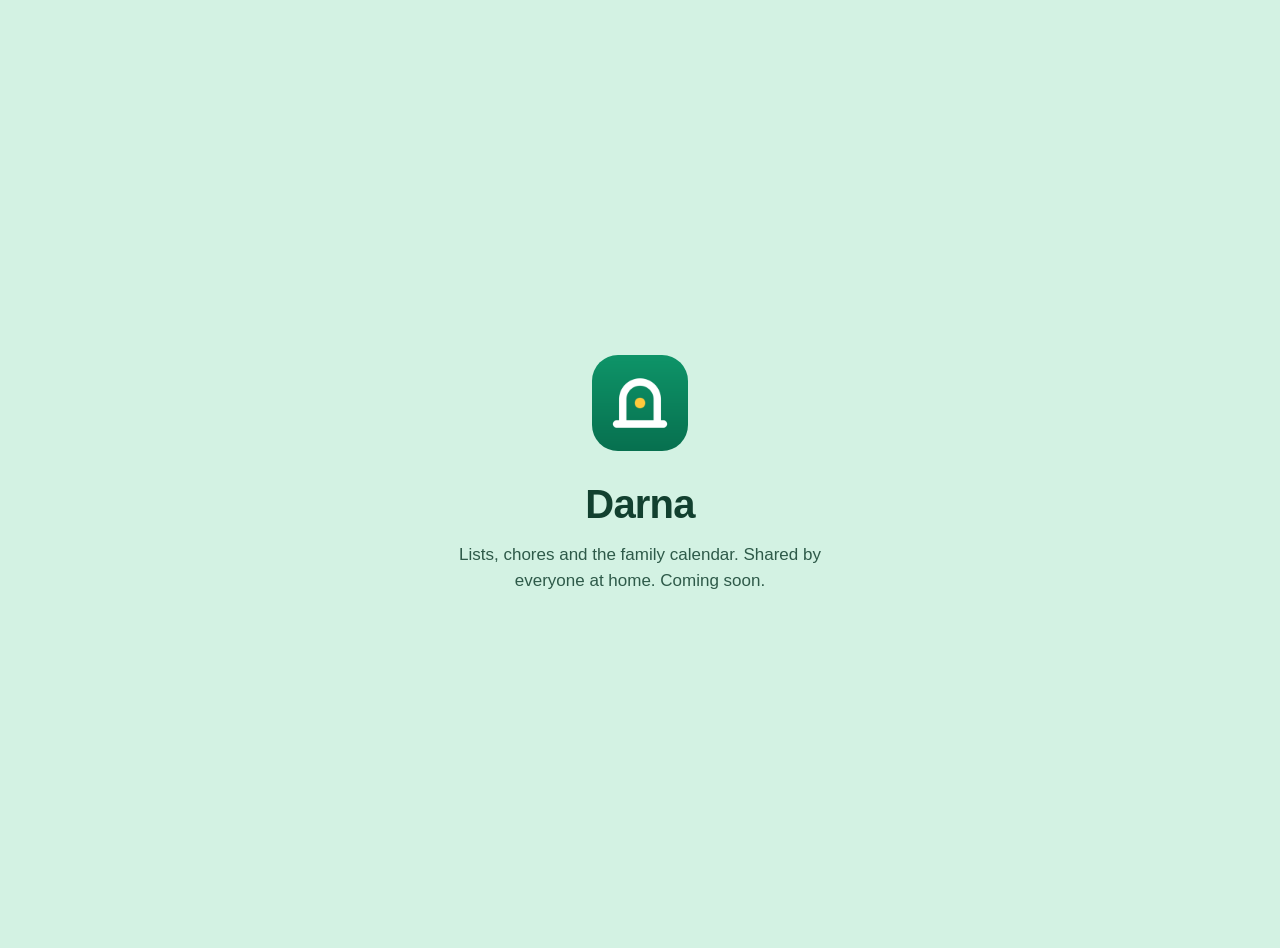
<file: index.html>
<!doctype html>
<html lang="en">
<head>
<meta charset="utf-8">
<meta name="viewport" content="width=device-width, initial-scale=1">
<title>Darna</title>
<style>
  body { margin: 0; min-height: 100vh; background: #D3F2E3; color: #12402F; font: 17px/1.5 -apple-system, BlinkMacSystemFont, "Segoe UI", Roboto, sans-serif; display: flex; align-items: center; justify-content: center; padding: 24px 16px; text-align: center; }
  h1 { font-size: 40px; margin: 0 0 8px; letter-spacing: -.02em; }
  p { color: #2E5A49; margin: 0; max-width: 380px; }
</style>
</head>
<body>
<main>
  <img src="/logo.png" alt="" width="96" height="96" style="border-radius:26px;margin-bottom:16px">
  <h1>Darna</h1>
  <p id="p">Lists, chores and the family calendar. Shared by everyone at home. Coming soon.</p>
</main>
<script>
  if ((navigator.language || '').toLowerCase().indexOf('fr') === 0) {
    document.documentElement.lang = 'fr';
    document.getElementById('p').textContent = 'Les listes, les tâches et le calendrier familial. Partagés par toute la maison. Bientôt disponible.';
  }
</script>
</body>
</html>
</file>
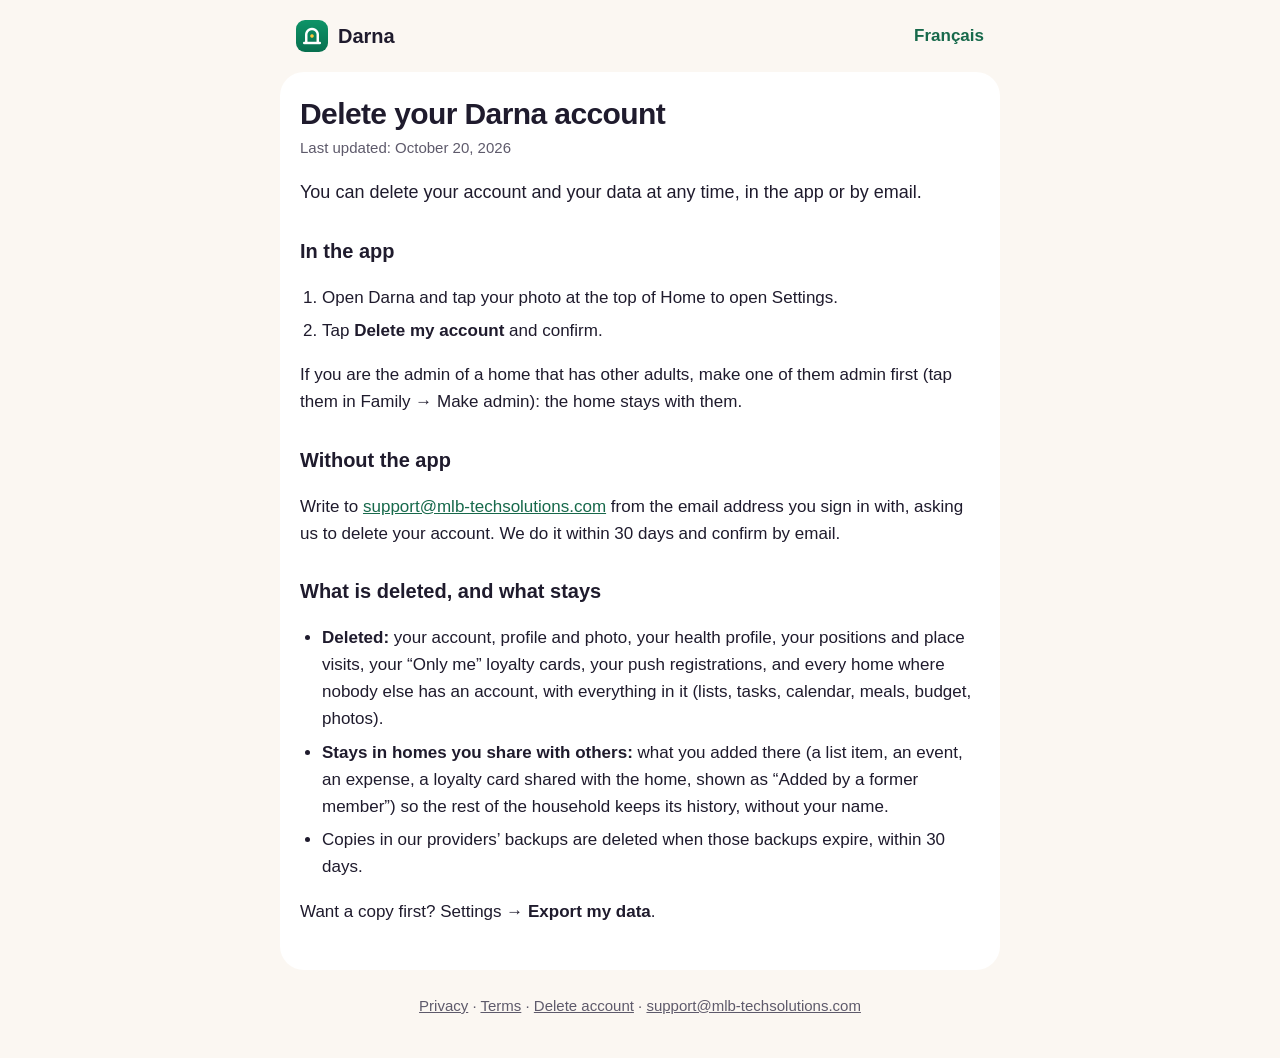
<file: delete-account.html>
<!doctype html>
<html lang="en">
<head>
<meta charset="utf-8">
<meta name="viewport" content="width=device-width, initial-scale=1">
<title>Delete your Darna account · Darna</title>
<link rel="stylesheet" href="/style.css">
</head>
<body>
<header><a class="brand" href="/"><img src="/logo.png" alt="" width="32" height="32">Darna</a><a class="lang" href="/fr/delete-account" hreflang="fr">Français</a></header>
<main>
<h1>Delete your Darna account</h1>
<p class="updated">Last updated: October 20, 2026</p>
<p class="lead">You can delete your account and your data at any time, in the app or by email.</p>
<h2>In the app</h2>
<ol>
<li>Open Darna and tap your photo at the top of Home to open Settings.</li>
<li>Tap <strong>Delete my account</strong> and confirm.</li>
</ol>
<p>If you are the admin of a home that has other adults, make one of them admin first (tap them in Family → Make admin): the home stays with them.</p>

<h2>Without the app</h2>
<p>Write to <a href="mailto:support@mlb-techsolutions.com?subject=Delete%20my%20Darna%20account">support@mlb-techsolutions.com</a> from the email address you sign in with, asking us to delete your account. We do it within 30 days and confirm by email.</p>

<h2>What is deleted, and what stays</h2>
<ul>
<li><strong>Deleted:</strong> your account, profile and photo, your health profile, your positions and place visits, your “Only me” loyalty cards, your push registrations, and every home where nobody else has an account, with everything in it (lists, tasks, calendar, meals, budget, photos).</li>
<li><strong>Stays in homes you share with others:</strong> what you added there (a list item, an event, an expense, a loyalty card shared with the home, shown as “Added by a former member”) so the rest of the household keeps its history, without your name.</li>
<li>Copies in our providers’ backups are deleted when those backups expire, within 30 days.</li>
</ul>
<p>Want a copy first? Settings → <strong>Export my data</strong>.</p>
</main>
<footer><a href="/privacy">Privacy</a> · <a href="/terms">Terms</a> · <a href="/delete-account">Delete account</a> · <a href="mailto:support@mlb-techsolutions.com">support@mlb-techsolutions.com</a></footer>
</body>
</html>
</file>
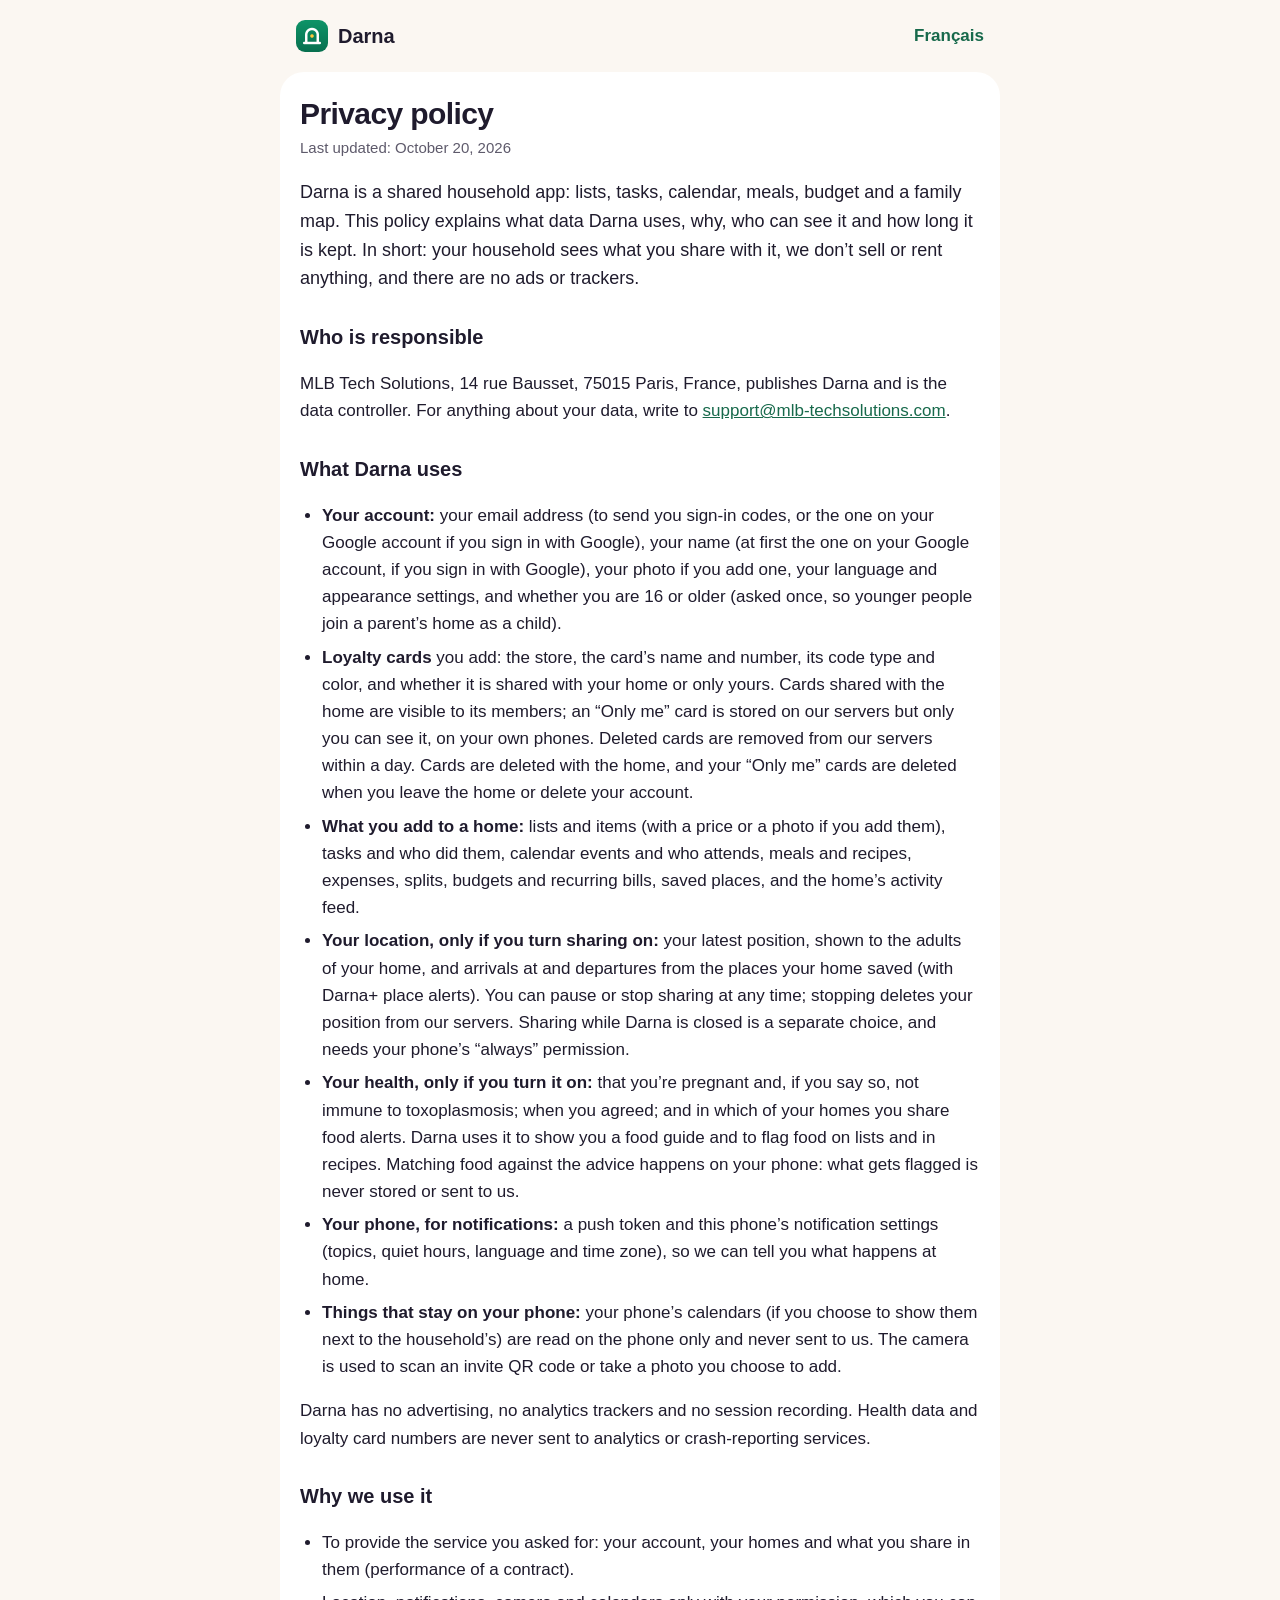
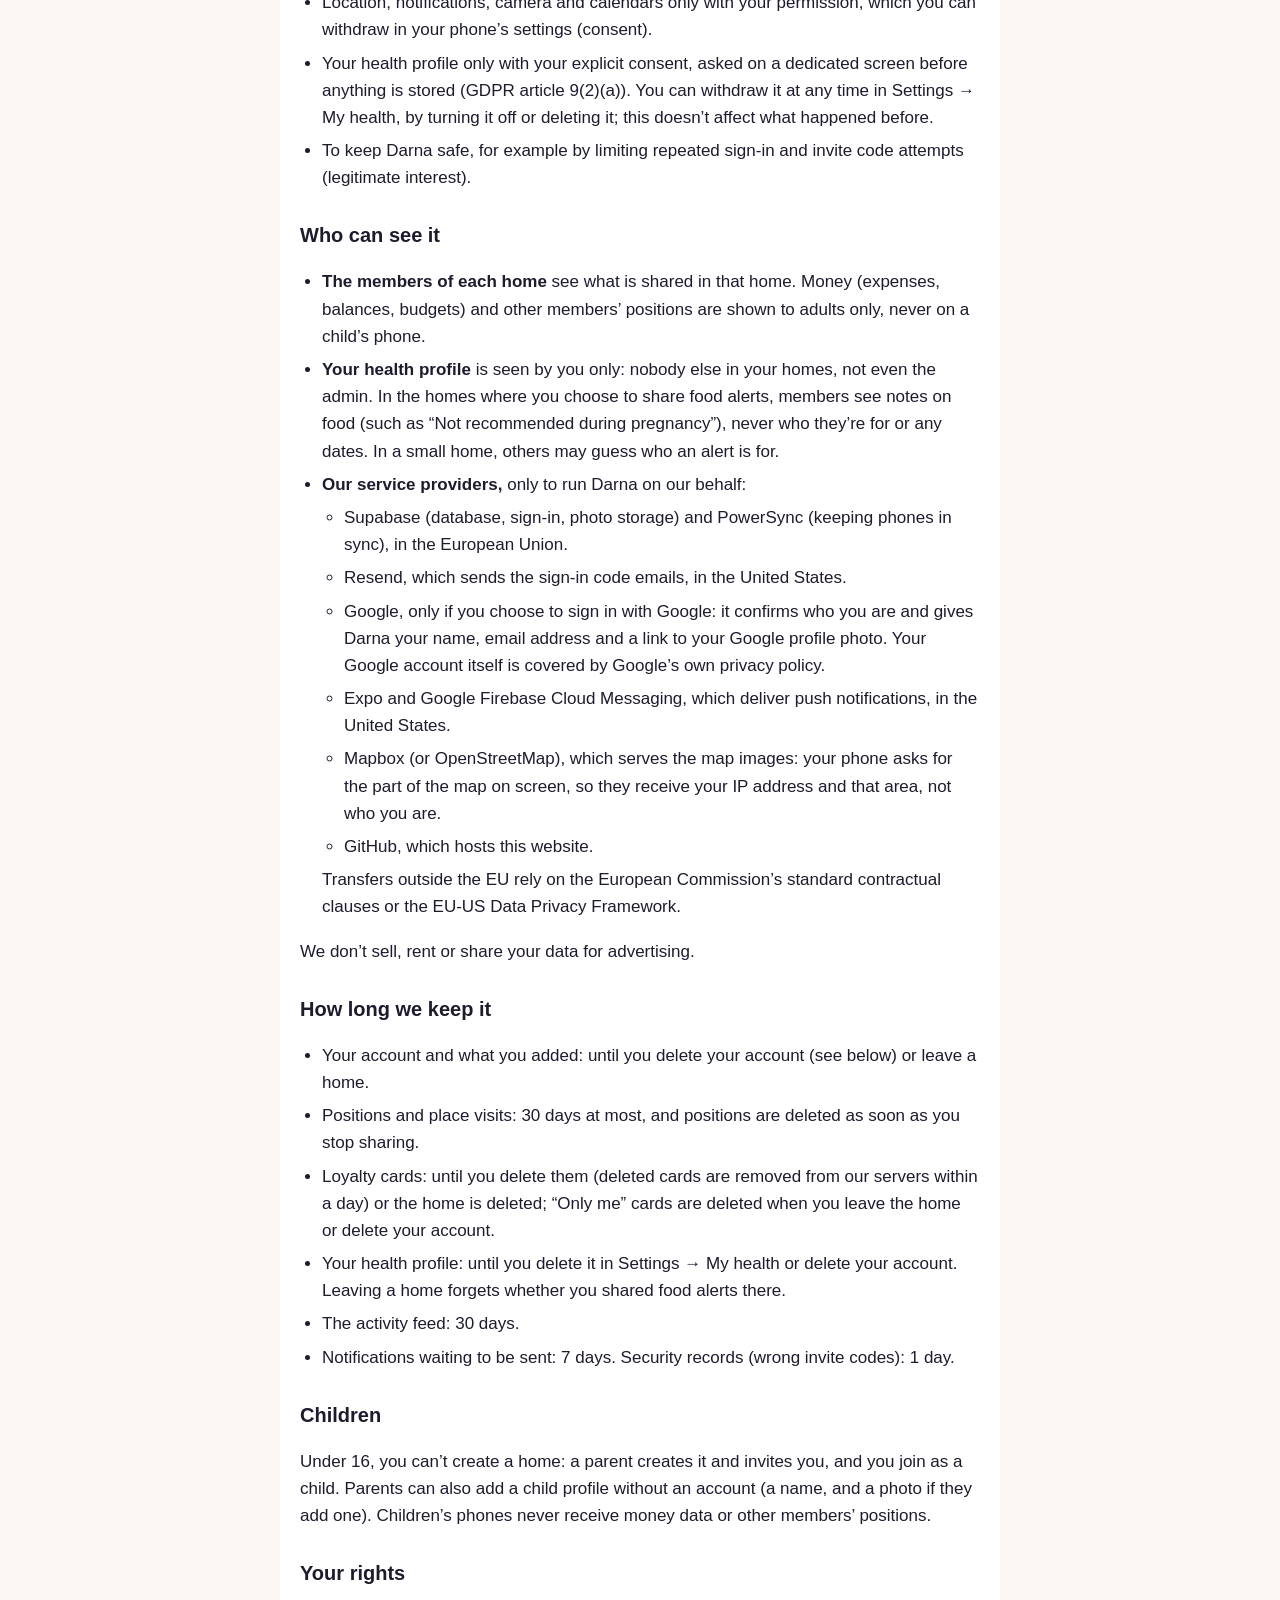
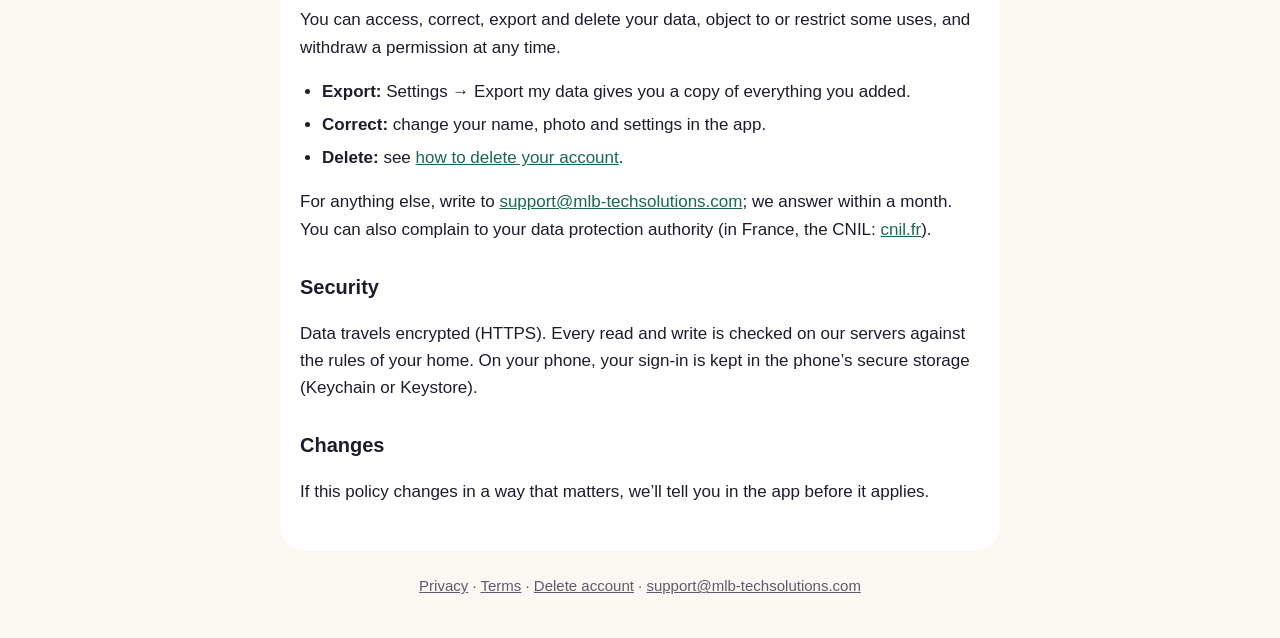
<file: privacy.html>
<!doctype html>
<html lang="en">
<head>
<meta charset="utf-8">
<meta name="viewport" content="width=device-width, initial-scale=1">
<title>Privacy policy · Darna</title>
<link rel="stylesheet" href="/style.css">
</head>
<body>
<header><a class="brand" href="/"><img src="/logo.png" alt="" width="32" height="32">Darna</a><a class="lang" href="/fr/privacy" hreflang="fr">Français</a></header>
<main>
<h1>Privacy policy</h1>
<p class="updated">Last updated: October 20, 2026</p>
<p class="lead">Darna is a shared household app: lists, tasks, calendar, meals, budget and a family map. This policy explains what data Darna uses, why, who can see it and how long it is kept. In short: your household sees what you share with it, we don’t sell or rent anything, and there are no ads or trackers.</p>
<h2>Who is responsible</h2>
<p>MLB Tech Solutions, 14 rue Bausset, 75015 Paris, France, publishes Darna and is the data controller. For anything about your data, write to <a href="mailto:support@mlb-techsolutions.com">support@mlb-techsolutions.com</a>.</p>

<h2>What Darna uses</h2>
<ul>
<li><strong>Your account:</strong> your email address (to send you sign-in codes, or the one on your Google account if you sign in with Google), your name (at first the one on your Google account, if you sign in with Google), your photo if you add one, your language and appearance settings, and whether you are 16 or older (asked once, so younger people join a parent’s home as a child).</li>
<li><strong>Loyalty cards</strong> you add: the store, the card’s name and number, its code type and color, and whether it is shared with your home or only yours. Cards shared with the home are visible to its members; an “Only me” card is stored on our servers but only you can see it, on your own phones. Deleted cards are removed from our servers within a day. Cards are deleted with the home, and your “Only me” cards are deleted when you leave the home or delete your account.</li>
<li><strong>What you add to a home:</strong> lists and items (with a price or a photo if you add them), tasks and who did them, calendar events and who attends, meals and recipes, expenses, splits, budgets and recurring bills, saved places, and the home’s activity feed.</li>
<li><strong>Your location, only if you turn sharing on:</strong> your latest position, shown to the adults of your home, and arrivals at and departures from the places your home saved (with Darna+ place alerts). You can pause or stop sharing at any time; stopping deletes your position from our servers. Sharing while Darna is closed is a separate choice, and needs your phone’s “always” permission.</li>
<li><strong>Your health, only if you turn it on:</strong> that you’re pregnant and, if you say so, not immune to toxoplasmosis; when you agreed; and in which of your homes you share food alerts. Darna uses it to show you a food guide and to flag food on lists and in recipes. Matching food against the advice happens on your phone: what gets flagged is never stored or sent to us.</li>
<li><strong>Your phone, for notifications:</strong> a push token and this phone’s notification settings (topics, quiet hours, language and time zone), so we can tell you what happens at home.</li>
<li><strong>Things that stay on your phone:</strong> your phone’s calendars (if you choose to show them next to the household’s) are read on the phone only and never sent to us. The camera is used to scan an invite QR code or take a photo you choose to add.</li>
</ul>
<p>Darna has no advertising, no analytics trackers and no session recording. Health data and loyalty card numbers are never sent to analytics or crash-reporting services.</p>

<h2>Why we use it</h2>
<ul>
<li>To provide the service you asked for: your account, your homes and what you share in them (performance of a contract).</li>
<li>Location, notifications, camera and calendars only with your permission, which you can withdraw in your phone’s settings (consent).</li>
<li>Your health profile only with your explicit consent, asked on a dedicated screen before anything is stored (GDPR article 9(2)(a)). You can withdraw it at any time in Settings → My health, by turning it off or deleting it; this doesn’t affect what happened before.</li>
<li>To keep Darna safe, for example by limiting repeated sign-in and invite code attempts (legitimate interest).</li>
</ul>

<h2>Who can see it</h2>
<ul>
<li><strong>The members of each home</strong> see what is shared in that home. Money (expenses, balances, budgets) and other members’ positions are shown to adults only, never on a child’s phone.</li>
<li><strong>Your health profile</strong> is seen by you only: nobody else in your homes, not even the admin. In the homes where you choose to share food alerts, members see notes on food (such as “Not recommended during pregnancy”), never who they’re for or any dates. In a small home, others may guess who an alert is for.</li>
<li><strong>Our service providers,</strong> only to run Darna on our behalf:
  <ul>
  <li>Supabase (database, sign-in, photo storage) and PowerSync (keeping phones in sync), in the European Union.</li>
  <li>Resend, which sends the sign-in code emails, in the United States.</li>
  <li>Google, only if you choose to sign in with Google: it confirms who you are and gives Darna your name, email address and a link to your Google profile photo. Your Google account itself is covered by Google’s own privacy policy.</li>
  <li>Expo and Google Firebase Cloud Messaging, which deliver push notifications, in the United States.</li>
  <li>Mapbox (or OpenStreetMap), which serves the map images: your phone asks for the part of the map on screen, so they receive your IP address and that area, not who you are.</li>
  <li>GitHub, which hosts this website.</li>
  </ul>
  Transfers outside the EU rely on the European Commission’s standard contractual clauses or the EU-US Data Privacy Framework.</li>
</ul>
<p>We don’t sell, rent or share your data for advertising.</p>

<h2>How long we keep it</h2>
<ul>
<li>Your account and what you added: until you delete your account (see below) or leave a home.</li>
<li>Positions and place visits: 30 days at most, and positions are deleted as soon as you stop sharing.</li>
<li>Loyalty cards: until you delete them (deleted cards are removed from our servers within a day) or the home is deleted; “Only me” cards are deleted when you leave the home or delete your account.</li>
<li>Your health profile: until you delete it in Settings → My health or delete your account. Leaving a home forgets whether you shared food alerts there.</li>
<li>The activity feed: 30 days.</li>
<li>Notifications waiting to be sent: 7 days. Security records (wrong invite codes): 1 day.</li>
</ul>

<h2>Children</h2>
<p>Under 16, you can’t create a home: a parent creates it and invites you, and you join as a child. Parents can also add a child profile without an account (a name, and a photo if they add one). Children’s phones never receive money data or other members’ positions.</p>

<h2>Your rights</h2>
<p>You can access, correct, export and delete your data, object to or restrict some uses, and withdraw a permission at any time.</p>
<ul>
<li><strong>Export:</strong> Settings → Export my data gives you a copy of everything you added.</li>
<li><strong>Correct:</strong> change your name, photo and settings in the app.</li>
<li><strong>Delete:</strong> see <a href="/delete-account">how to delete your account</a>.</li>
</ul>
<p>For anything else, write to <a href="mailto:support@mlb-techsolutions.com">support@mlb-techsolutions.com</a>; we answer within a month. You can also complain to your data protection authority (in France, the CNIL: <a href="https://www.cnil.fr">cnil.fr</a>).</p>

<h2>Security</h2>
<p>Data travels encrypted (HTTPS). Every read and write is checked on our servers against the rules of your home. On your phone, your sign-in is kept in the phone’s secure storage (Keychain or Keystore).</p>

<h2>Changes</h2>
<p>If this policy changes in a way that matters, we’ll tell you in the app before it applies.</p>
</main>
<footer><a href="/privacy">Privacy</a> · <a href="/terms">Terms</a> · <a href="/delete-account">Delete account</a> · <a href="mailto:support@mlb-techsolutions.com">support@mlb-techsolutions.com</a></footer>
</body>
</html>
</file>
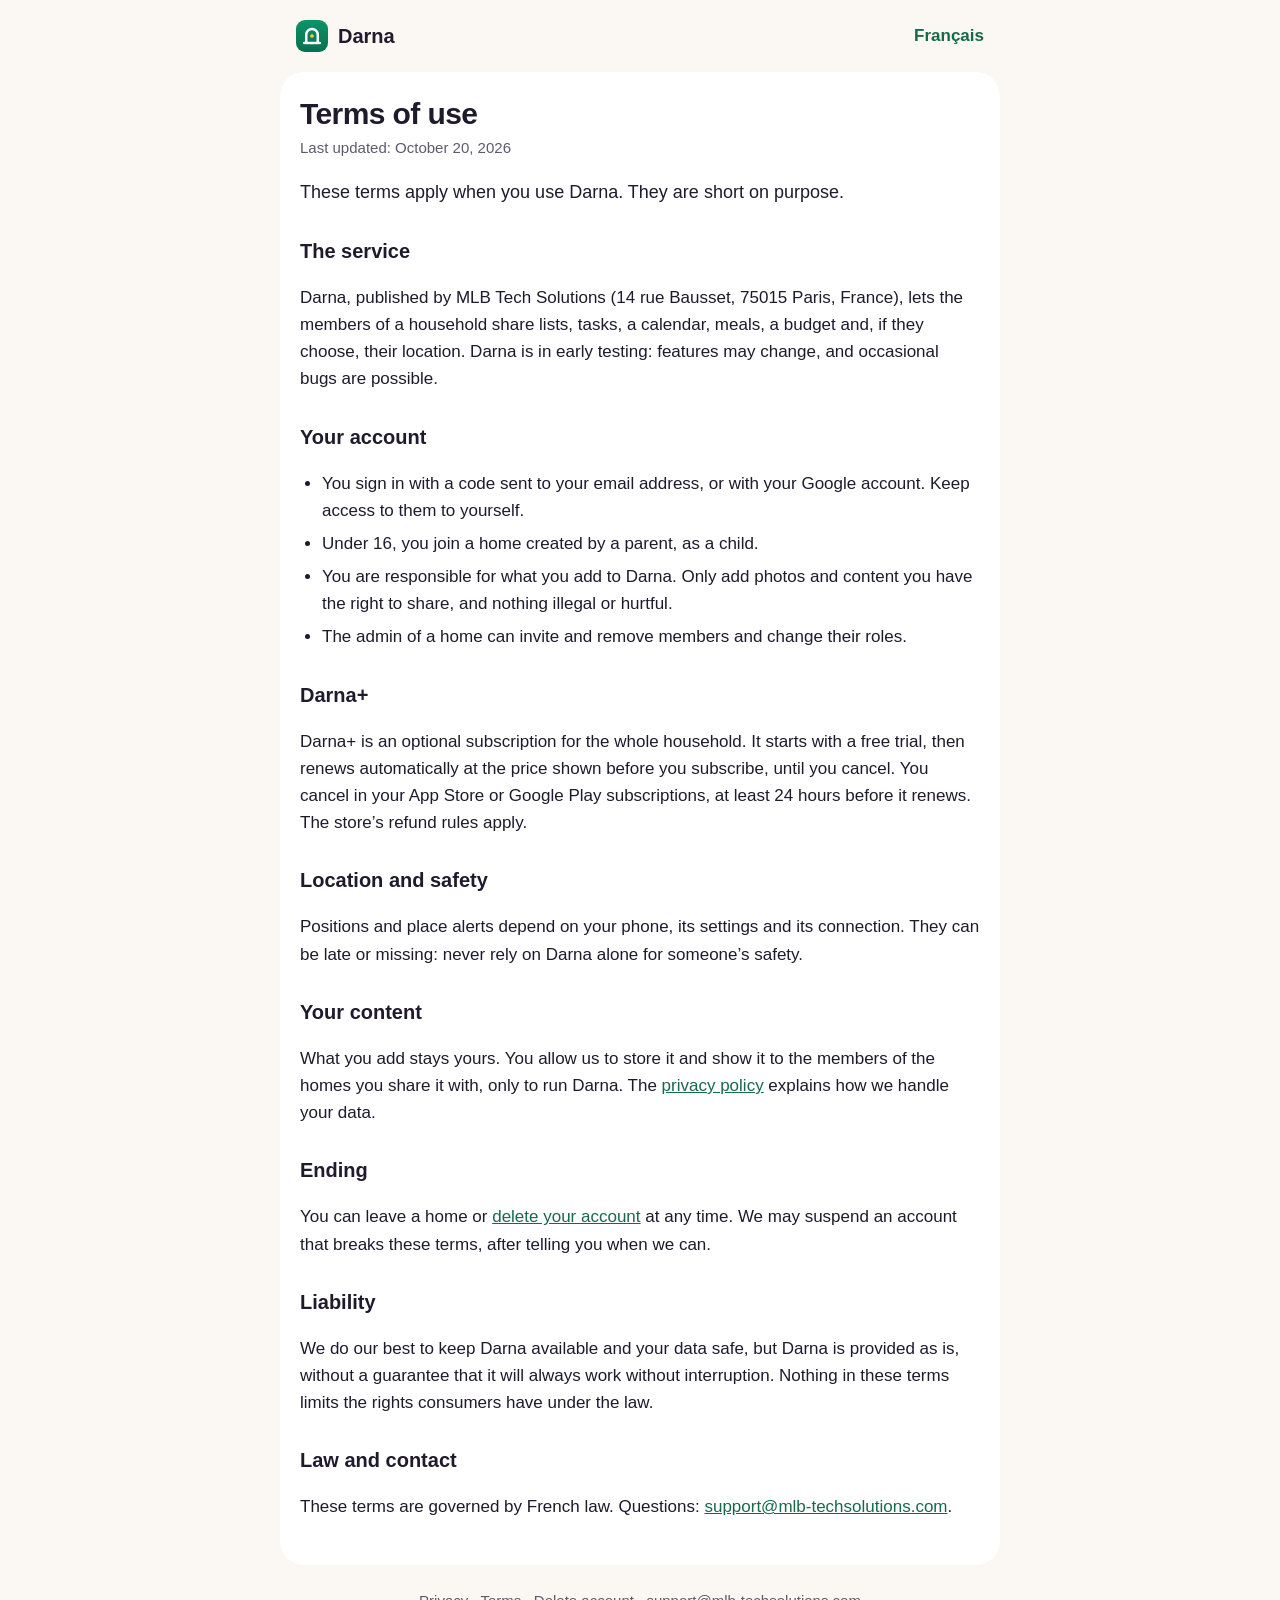
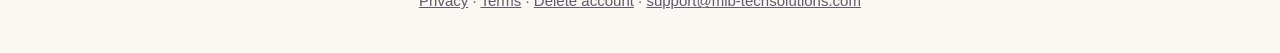
<file: terms.html>
<!doctype html>
<html lang="en">
<head>
<meta charset="utf-8">
<meta name="viewport" content="width=device-width, initial-scale=1">
<title>Terms of use · Darna</title>
<link rel="stylesheet" href="/style.css">
</head>
<body>
<header><a class="brand" href="/"><img src="/logo.png" alt="" width="32" height="32">Darna</a><a class="lang" href="/fr/terms" hreflang="fr">Français</a></header>
<main>
<h1>Terms of use</h1>
<p class="updated">Last updated: October 20, 2026</p>
<p class="lead">These terms apply when you use Darna. They are short on purpose.</p>
<h2>The service</h2>
<p>Darna, published by MLB Tech Solutions (14 rue Bausset, 75015 Paris, France), lets the members of a household share lists, tasks, a calendar, meals, a budget and, if they choose, their location. Darna is in early testing: features may change, and occasional bugs are possible.</p>

<h2>Your account</h2>
<ul>
<li>You sign in with a code sent to your email address, or with your Google account. Keep access to them to yourself.</li>
<li>Under 16, you join a home created by a parent, as a child.</li>
<li>You are responsible for what you add to Darna. Only add photos and content you have the right to share, and nothing illegal or hurtful.</li>
<li>The admin of a home can invite and remove members and change their roles.</li>
</ul>

<h2>Darna+</h2>
<p>Darna+ is an optional subscription for the whole household. It starts with a free trial, then renews automatically at the price shown before you subscribe, until you cancel. You cancel in your App Store or Google Play subscriptions, at least 24 hours before it renews. The store’s refund rules apply.</p>

<h2>Location and safety</h2>
<p>Positions and place alerts depend on your phone, its settings and its connection. They can be late or missing: never rely on Darna alone for someone’s safety.</p>

<h2>Your content</h2>
<p>What you add stays yours. You allow us to store it and show it to the members of the homes you share it with, only to run Darna. The <a href="/privacy">privacy policy</a> explains how we handle your data.</p>

<h2>Ending</h2>
<p>You can leave a home or <a href="/delete-account">delete your account</a> at any time. We may suspend an account that breaks these terms, after telling you when we can.</p>

<h2>Liability</h2>
<p>We do our best to keep Darna available and your data safe, but Darna is provided as is, without a guarantee that it will always work without interruption. Nothing in these terms limits the rights consumers have under the law.</p>

<h2>Law and contact</h2>
<p>These terms are governed by French law. Questions: <a href="mailto:support@mlb-techsolutions.com">support@mlb-techsolutions.com</a>.</p>
</main>
<footer><a href="/privacy">Privacy</a> · <a href="/terms">Terms</a> · <a href="/delete-account">Delete account</a> · <a href="mailto:support@mlb-techsolutions.com">support@mlb-techsolutions.com</a></footer>
</body>
</html>
</file>
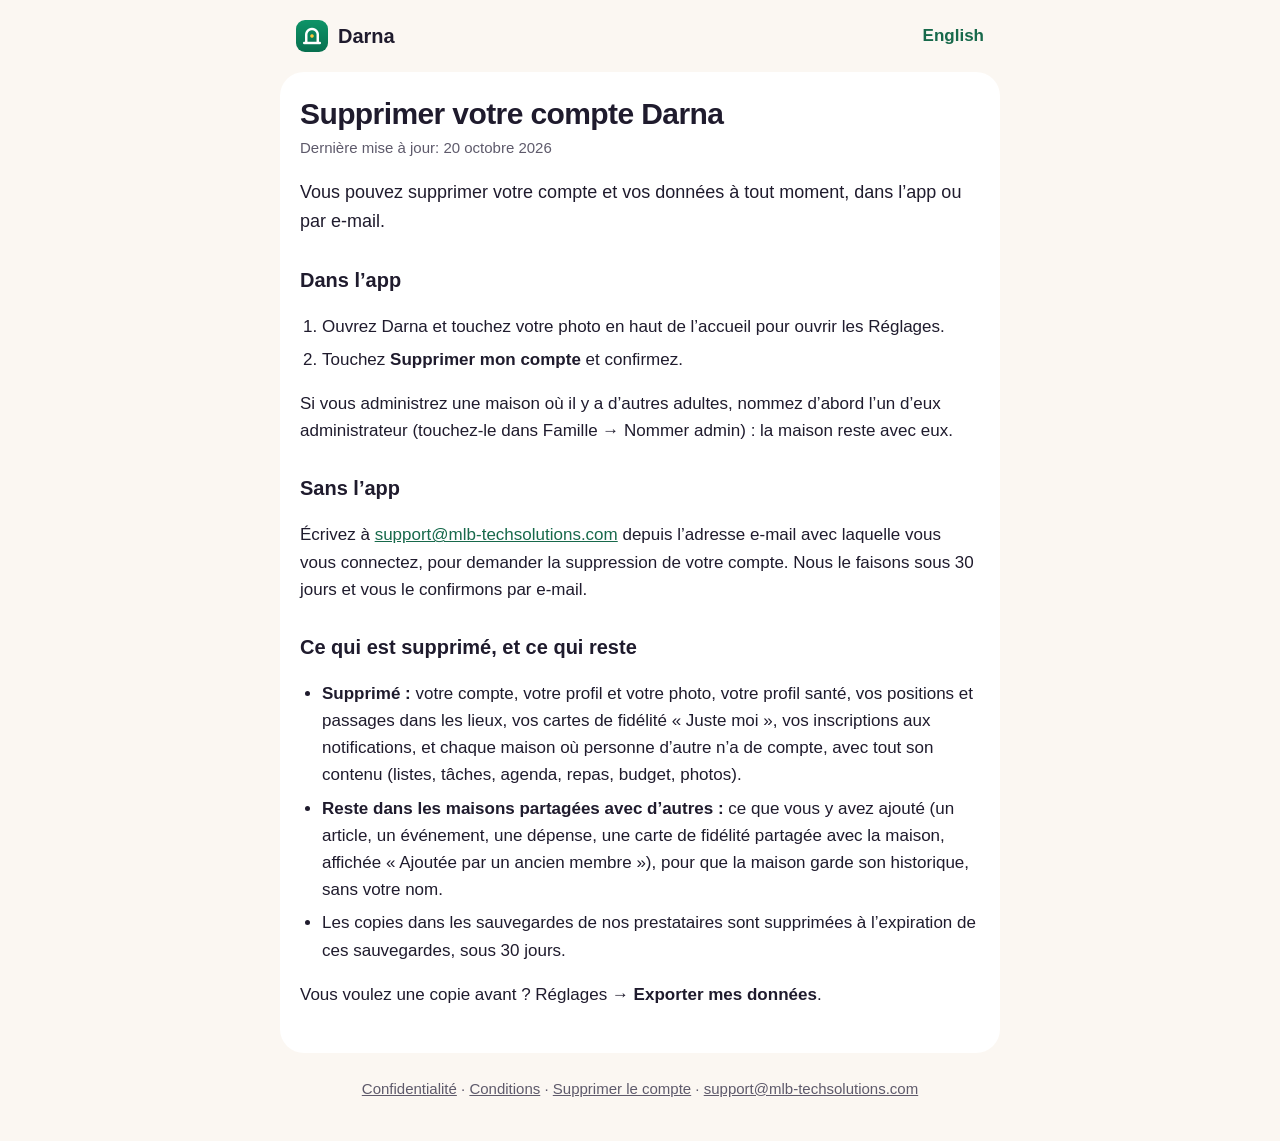
<file: fr/delete-account.html>
<!doctype html>
<html lang="fr">
<head>
<meta charset="utf-8">
<meta name="viewport" content="width=device-width, initial-scale=1">
<title>Supprimer votre compte Darna · Darna</title>
<link rel="stylesheet" href="/style.css">
</head>
<body>
<header><a class="brand" href="/"><img src="/logo.png" alt="" width="32" height="32">Darna</a><a class="lang" href="/delete-account" hreflang="en">English</a></header>
<main>
<h1>Supprimer votre compte Darna</h1>
<p class="updated">Dernière mise à jour: 20 octobre 2026</p>
<p class="lead">Vous pouvez supprimer votre compte et vos données à tout moment, dans l’app ou par e-mail.</p>
<h2>Dans l’app</h2>
<ol>
<li>Ouvrez Darna et touchez votre photo en haut de l’accueil pour ouvrir les Réglages.</li>
<li>Touchez <strong>Supprimer mon compte</strong> et confirmez.</li>
</ol>
<p>Si vous administrez une maison où il y a d’autres adultes, nommez d’abord l’un d’eux administrateur (touchez-le dans Famille → Nommer admin) : la maison reste avec eux.</p>

<h2>Sans l’app</h2>
<p>Écrivez à <a href="mailto:support@mlb-techsolutions.com?subject=Supprimer%20mon%20compte%20Darna">support@mlb-techsolutions.com</a> depuis l’adresse e-mail avec laquelle vous vous connectez, pour demander la suppression de votre compte. Nous le faisons sous 30 jours et vous le confirmons par e-mail.</p>

<h2>Ce qui est supprimé, et ce qui reste</h2>
<ul>
<li><strong>Supprimé :</strong> votre compte, votre profil et votre photo, votre profil santé, vos positions et passages dans les lieux, vos cartes de fidélité « Juste moi », vos inscriptions aux notifications, et chaque maison où personne d’autre n’a de compte, avec tout son contenu (listes, tâches, agenda, repas, budget, photos).</li>
<li><strong>Reste dans les maisons partagées avec d’autres :</strong> ce que vous y avez ajouté (un article, un événement, une dépense, une carte de fidélité partagée avec la maison, affichée « Ajoutée par un ancien membre »), pour que la maison garde son historique, sans votre nom.</li>
<li>Les copies dans les sauvegardes de nos prestataires sont supprimées à l’expiration de ces sauvegardes, sous 30 jours.</li>
</ul>
<p>Vous voulez une copie avant ? Réglages → <strong>Exporter mes données</strong>.</p>
</main>
<footer><a href="/fr/privacy">Confidentialité</a> · <a href="/fr/terms">Conditions</a> · <a href="/fr/delete-account">Supprimer le compte</a> · <a href="mailto:support@mlb-techsolutions.com">support@mlb-techsolutions.com</a></footer>
</body>
</html>
</file>
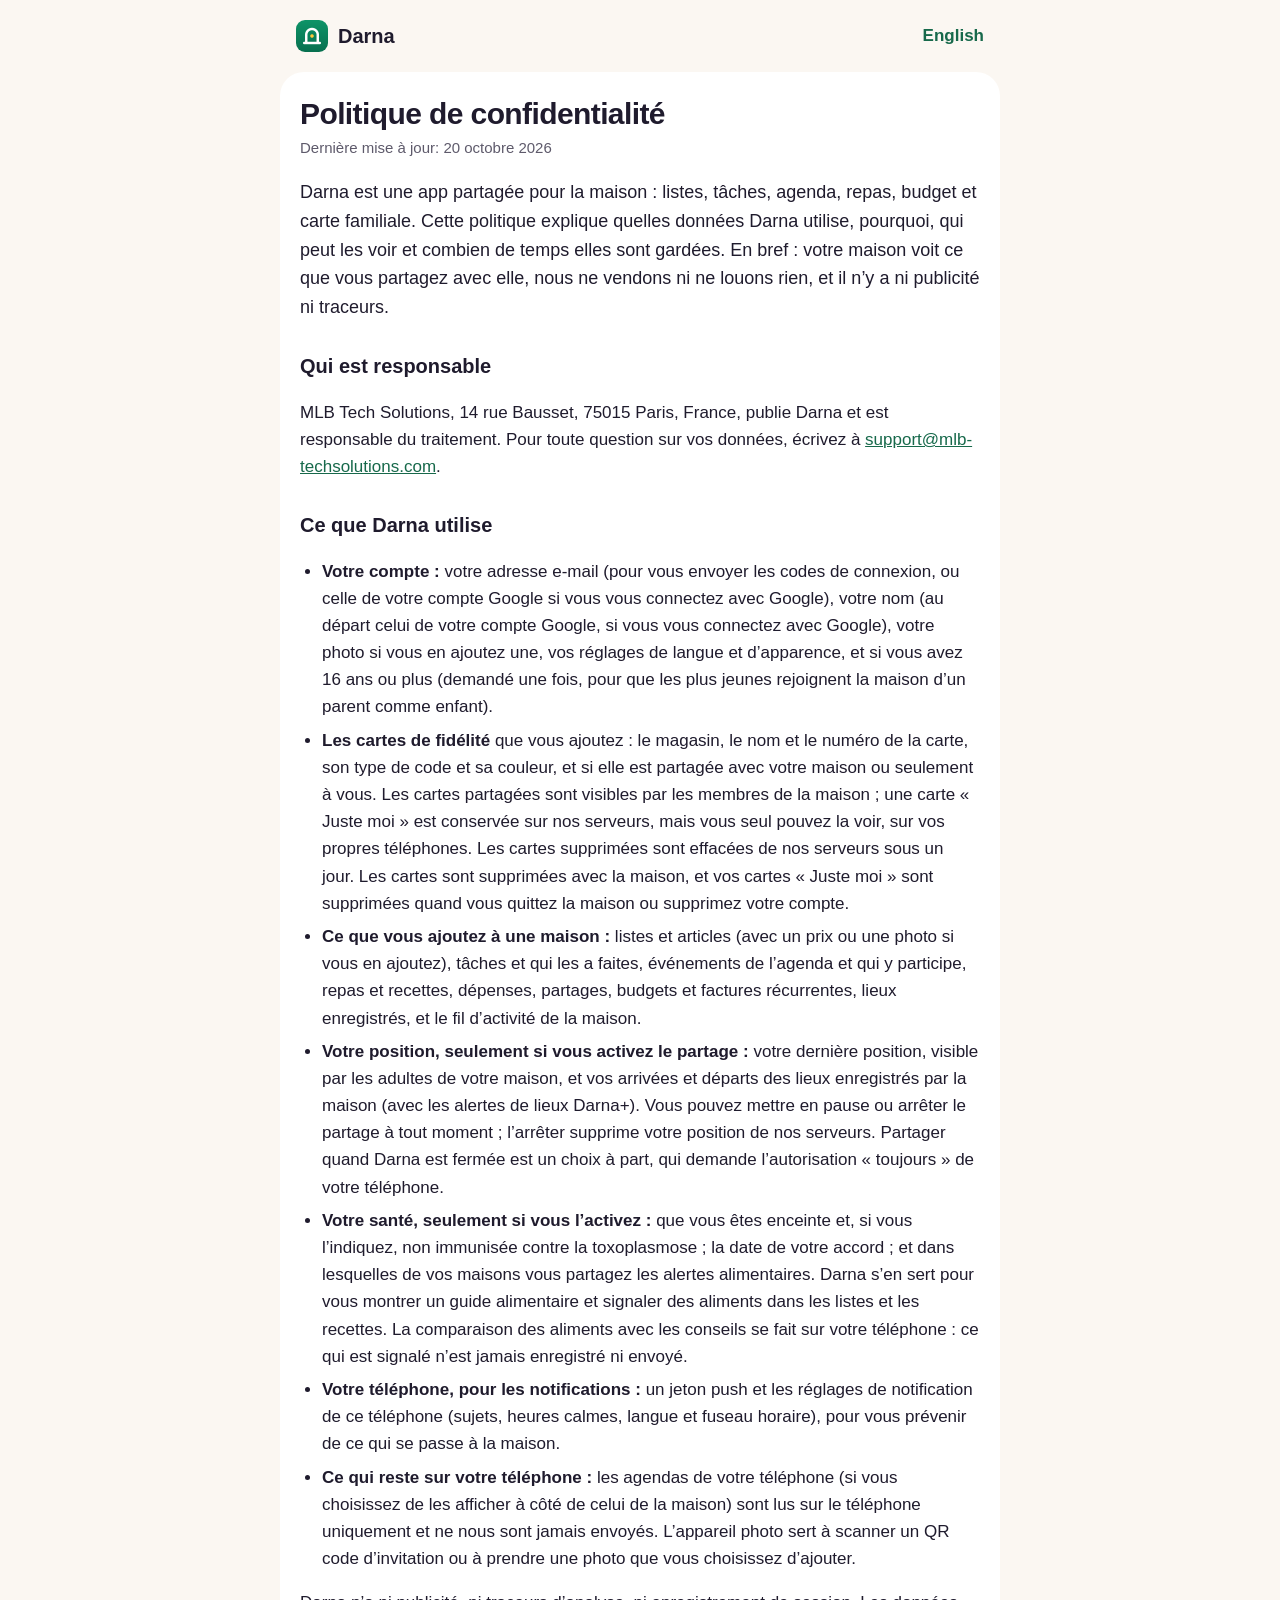
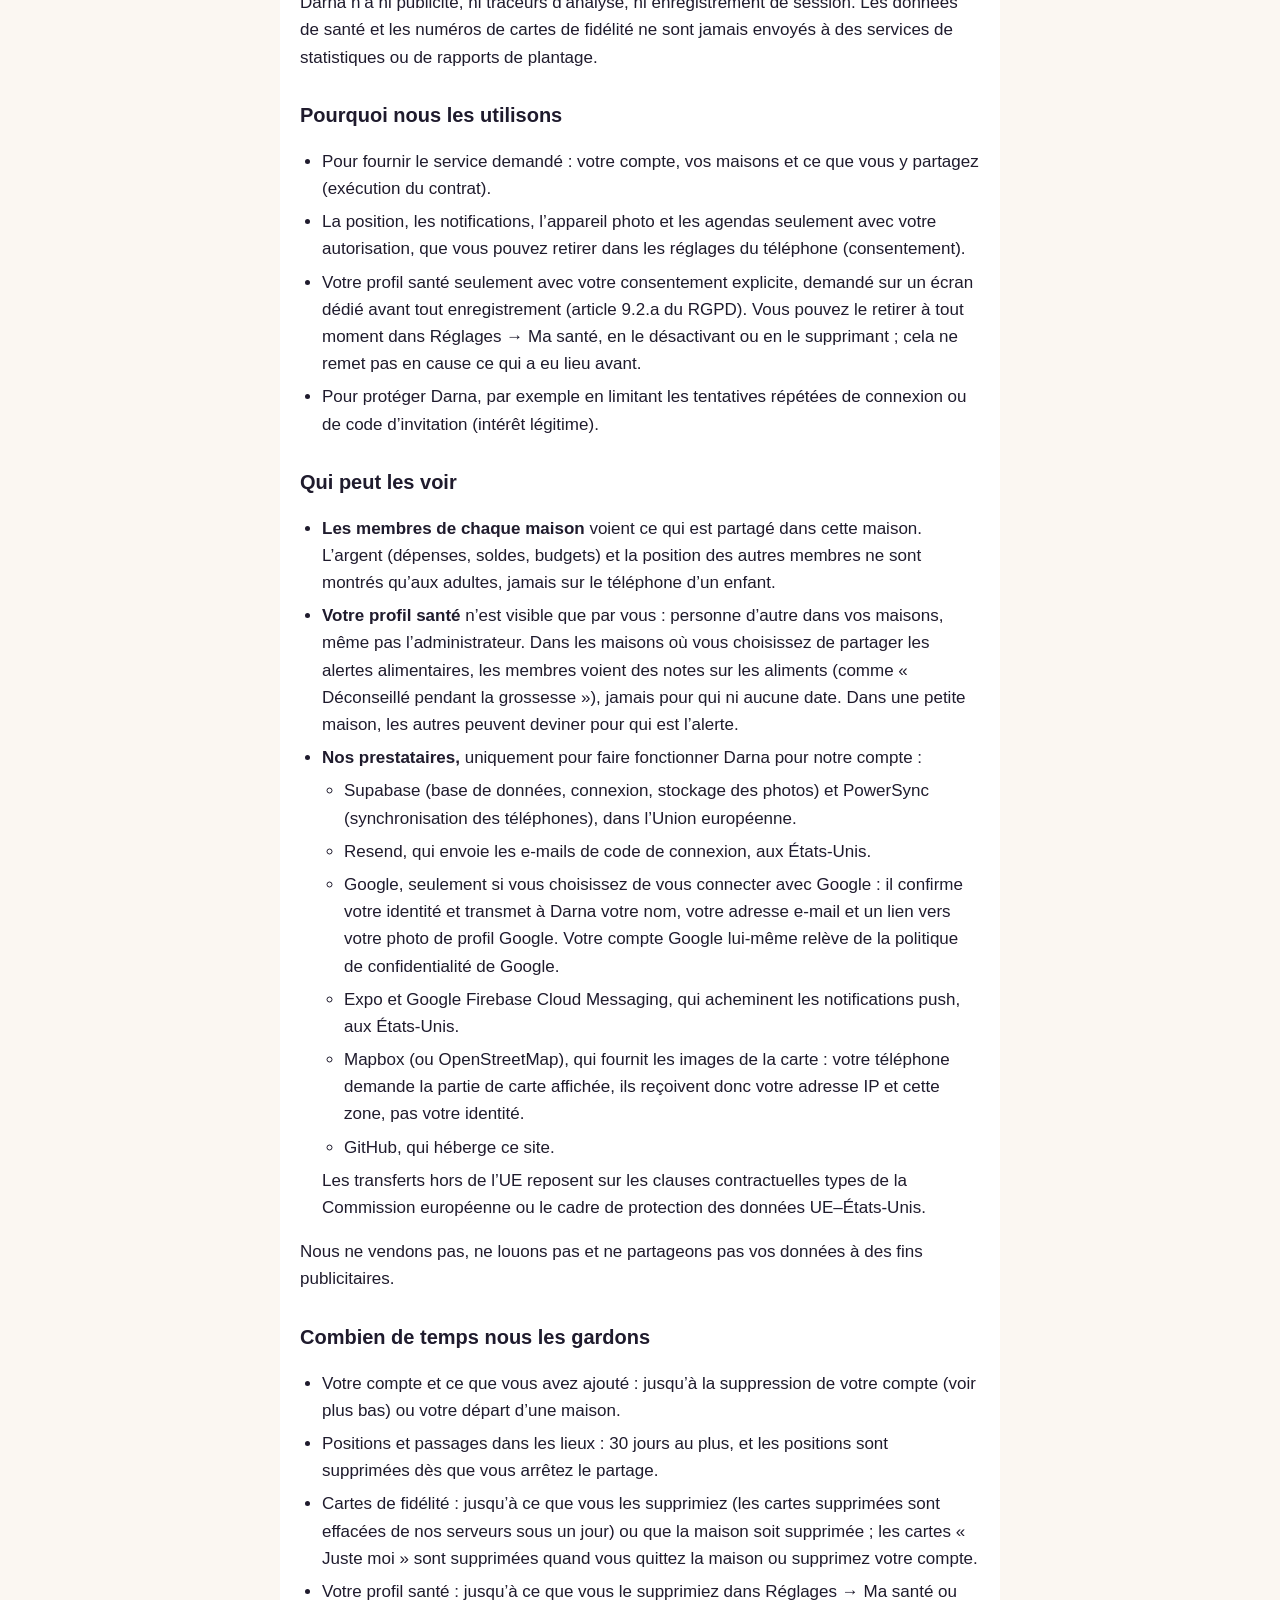
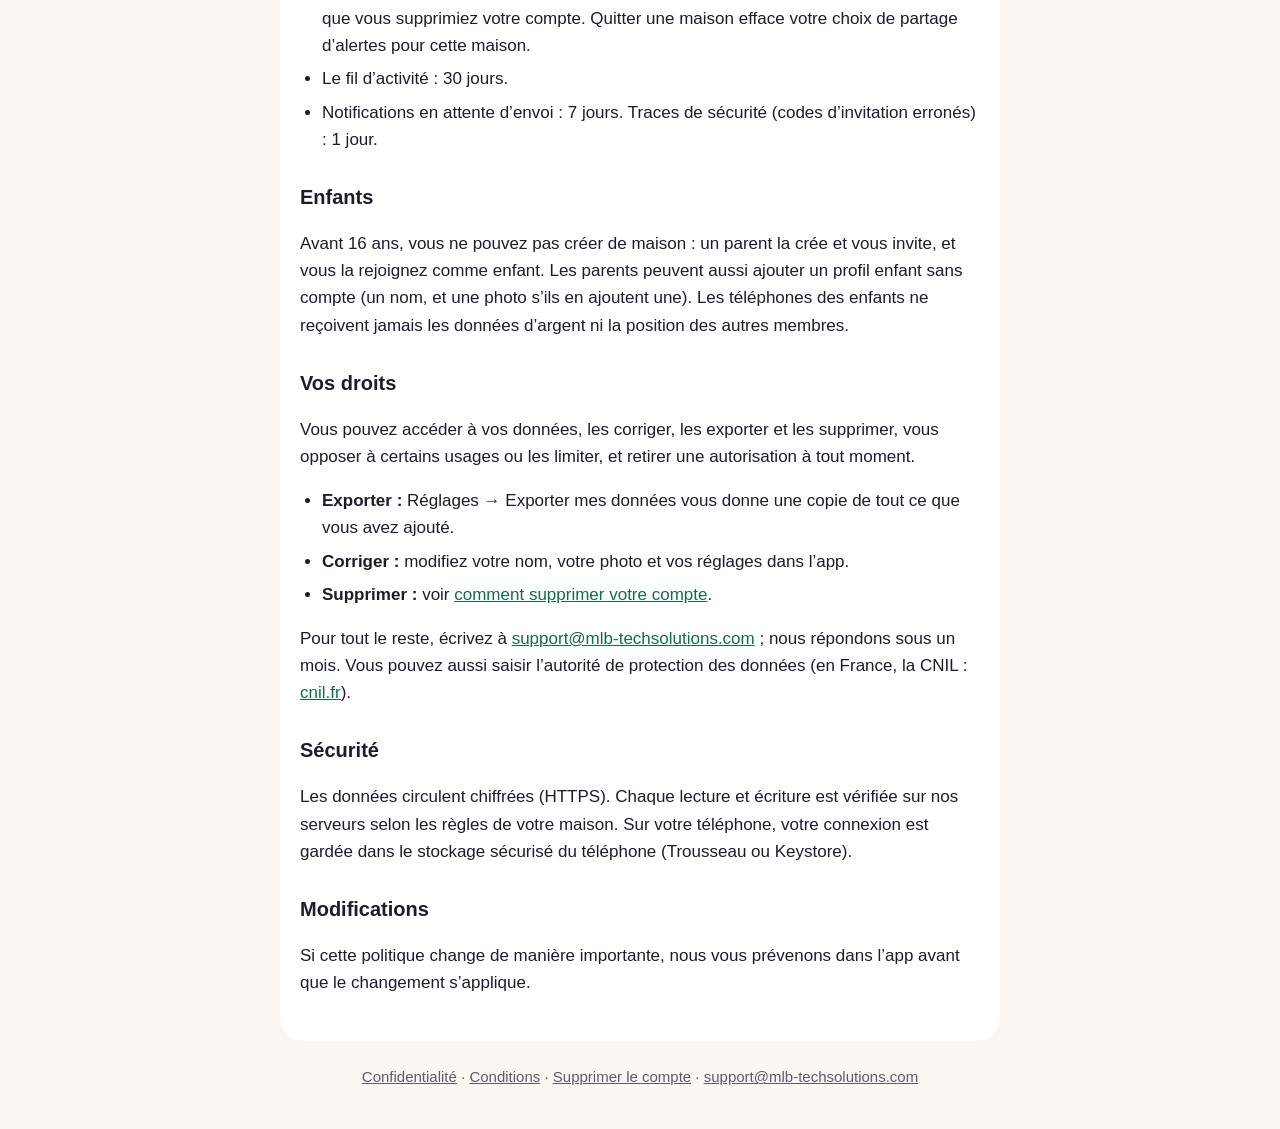
<file: fr/privacy.html>
<!doctype html>
<html lang="fr">
<head>
<meta charset="utf-8">
<meta name="viewport" content="width=device-width, initial-scale=1">
<title>Politique de confidentialité · Darna</title>
<link rel="stylesheet" href="/style.css">
</head>
<body>
<header><a class="brand" href="/"><img src="/logo.png" alt="" width="32" height="32">Darna</a><a class="lang" href="/privacy" hreflang="en">English</a></header>
<main>
<h1>Politique de confidentialité</h1>
<p class="updated">Dernière mise à jour: 20 octobre 2026</p>
<p class="lead">Darna est une app partagée pour la maison : listes, tâches, agenda, repas, budget et carte familiale. Cette politique explique quelles données Darna utilise, pourquoi, qui peut les voir et combien de temps elles sont gardées. En bref : votre maison voit ce que vous partagez avec elle, nous ne vendons ni ne louons rien, et il n’y a ni publicité ni traceurs.</p>
<h2>Qui est responsable</h2>
<p>MLB Tech Solutions, 14 rue Bausset, 75015 Paris, France, publie Darna et est responsable du traitement. Pour toute question sur vos données, écrivez à <a href="mailto:support@mlb-techsolutions.com">support@mlb-techsolutions.com</a>.</p>

<h2>Ce que Darna utilise</h2>
<ul>
<li><strong>Votre compte :</strong> votre adresse e-mail (pour vous envoyer les codes de connexion, ou celle de votre compte Google si vous vous connectez avec Google), votre nom (au départ celui de votre compte Google, si vous vous connectez avec Google), votre photo si vous en ajoutez une, vos réglages de langue et d’apparence, et si vous avez 16 ans ou plus (demandé une fois, pour que les plus jeunes rejoignent la maison d’un parent comme enfant).</li>
<li><strong>Les cartes de fidélité</strong> que vous ajoutez : le magasin, le nom et le numéro de la carte, son type de code et sa couleur, et si elle est partagée avec votre maison ou seulement à vous. Les cartes partagées sont visibles par les membres de la maison ; une carte « Juste moi » est conservée sur nos serveurs, mais vous seul pouvez la voir, sur vos propres téléphones. Les cartes supprimées sont effacées de nos serveurs sous un jour. Les cartes sont supprimées avec la maison, et vos cartes « Juste moi » sont supprimées quand vous quittez la maison ou supprimez votre compte.</li>
<li><strong>Ce que vous ajoutez à une maison :</strong> listes et articles (avec un prix ou une photo si vous en ajoutez), tâches et qui les a faites, événements de l’agenda et qui y participe, repas et recettes, dépenses, partages, budgets et factures récurrentes, lieux enregistrés, et le fil d’activité de la maison.</li>
<li><strong>Votre position, seulement si vous activez le partage :</strong> votre dernière position, visible par les adultes de votre maison, et vos arrivées et départs des lieux enregistrés par la maison (avec les alertes de lieux Darna+). Vous pouvez mettre en pause ou arrêter le partage à tout moment ; l’arrêter supprime votre position de nos serveurs. Partager quand Darna est fermée est un choix à part, qui demande l’autorisation « toujours » de votre téléphone.</li>
<li><strong>Votre santé, seulement si vous l’activez :</strong> que vous êtes enceinte et, si vous l’indiquez, non immunisée contre la toxoplasmose ; la date de votre accord ; et dans lesquelles de vos maisons vous partagez les alertes alimentaires. Darna s’en sert pour vous montrer un guide alimentaire et signaler des aliments dans les listes et les recettes. La comparaison des aliments avec les conseils se fait sur votre téléphone : ce qui est signalé n’est jamais enregistré ni envoyé.</li>
<li><strong>Votre téléphone, pour les notifications :</strong> un jeton push et les réglages de notification de ce téléphone (sujets, heures calmes, langue et fuseau horaire), pour vous prévenir de ce qui se passe à la maison.</li>
<li><strong>Ce qui reste sur votre téléphone :</strong> les agendas de votre téléphone (si vous choisissez de les afficher à côté de celui de la maison) sont lus sur le téléphone uniquement et ne nous sont jamais envoyés. L’appareil photo sert à scanner un QR code d’invitation ou à prendre une photo que vous choisissez d’ajouter.</li>
</ul>
<p>Darna n’a ni publicité, ni traceurs d’analyse, ni enregistrement de session. Les données de santé et les numéros de cartes de fidélité ne sont jamais envoyés à des services de statistiques ou de rapports de plantage.</p>

<h2>Pourquoi nous les utilisons</h2>
<ul>
<li>Pour fournir le service demandé : votre compte, vos maisons et ce que vous y partagez (exécution du contrat).</li>
<li>La position, les notifications, l’appareil photo et les agendas seulement avec votre autorisation, que vous pouvez retirer dans les réglages du téléphone (consentement).</li>
<li>Votre profil santé seulement avec votre consentement explicite, demandé sur un écran dédié avant tout enregistrement (article 9.2.a du RGPD). Vous pouvez le retirer à tout moment dans Réglages → Ma santé, en le désactivant ou en le supprimant ; cela ne remet pas en cause ce qui a eu lieu avant.</li>
<li>Pour protéger Darna, par exemple en limitant les tentatives répétées de connexion ou de code d’invitation (intérêt légitime).</li>
</ul>

<h2>Qui peut les voir</h2>
<ul>
<li><strong>Les membres de chaque maison</strong> voient ce qui est partagé dans cette maison. L’argent (dépenses, soldes, budgets) et la position des autres membres ne sont montrés qu’aux adultes, jamais sur le téléphone d’un enfant.</li>
<li><strong>Votre profil santé</strong> n’est visible que par vous : personne d’autre dans vos maisons, même pas l’administrateur. Dans les maisons où vous choisissez de partager les alertes alimentaires, les membres voient des notes sur les aliments (comme « Déconseillé pendant la grossesse »), jamais pour qui ni aucune date. Dans une petite maison, les autres peuvent deviner pour qui est l’alerte.</li>
<li><strong>Nos prestataires,</strong> uniquement pour faire fonctionner Darna pour notre compte :
  <ul>
  <li>Supabase (base de données, connexion, stockage des photos) et PowerSync (synchronisation des téléphones), dans l’Union européenne.</li>
  <li>Resend, qui envoie les e-mails de code de connexion, aux États-Unis.</li>
  <li>Google, seulement si vous choisissez de vous connecter avec Google : il confirme votre identité et transmet à Darna votre nom, votre adresse e-mail et un lien vers votre photo de profil Google. Votre compte Google lui-même relève de la politique de confidentialité de Google.</li>
  <li>Expo et Google Firebase Cloud Messaging, qui acheminent les notifications push, aux États-Unis.</li>
  <li>Mapbox (ou OpenStreetMap), qui fournit les images de la carte : votre téléphone demande la partie de carte affichée, ils reçoivent donc votre adresse IP et cette zone, pas votre identité.</li>
  <li>GitHub, qui héberge ce site.</li>
  </ul>
  Les transferts hors de l’UE reposent sur les clauses contractuelles types de la Commission européenne ou le cadre de protection des données UE–États-Unis.</li>
</ul>
<p>Nous ne vendons pas, ne louons pas et ne partageons pas vos données à des fins publicitaires.</p>

<h2>Combien de temps nous les gardons</h2>
<ul>
<li>Votre compte et ce que vous avez ajouté : jusqu’à la suppression de votre compte (voir plus bas) ou votre départ d’une maison.</li>
<li>Positions et passages dans les lieux : 30 jours au plus, et les positions sont supprimées dès que vous arrêtez le partage.</li>
<li>Cartes de fidélité : jusqu’à ce que vous les supprimiez (les cartes supprimées sont effacées de nos serveurs sous un jour) ou que la maison soit supprimée ; les cartes « Juste moi » sont supprimées quand vous quittez la maison ou supprimez votre compte.</li>
<li>Votre profil santé : jusqu’à ce que vous le supprimiez dans Réglages → Ma santé ou que vous supprimiez votre compte. Quitter une maison efface votre choix de partage d’alertes pour cette maison.</li>
<li>Le fil d’activité : 30 jours.</li>
<li>Notifications en attente d’envoi : 7 jours. Traces de sécurité (codes d’invitation erronés) : 1 jour.</li>
</ul>

<h2>Enfants</h2>
<p>Avant 16 ans, vous ne pouvez pas créer de maison : un parent la crée et vous invite, et vous la rejoignez comme enfant. Les parents peuvent aussi ajouter un profil enfant sans compte (un nom, et une photo s’ils en ajoutent une). Les téléphones des enfants ne reçoivent jamais les données d’argent ni la position des autres membres.</p>

<h2>Vos droits</h2>
<p>Vous pouvez accéder à vos données, les corriger, les exporter et les supprimer, vous opposer à certains usages ou les limiter, et retirer une autorisation à tout moment.</p>
<ul>
<li><strong>Exporter :</strong> Réglages → Exporter mes données vous donne une copie de tout ce que vous avez ajouté.</li>
<li><strong>Corriger :</strong> modifiez votre nom, votre photo et vos réglages dans l’app.</li>
<li><strong>Supprimer :</strong> voir <a href="/fr/delete-account">comment supprimer votre compte</a>.</li>
</ul>
<p>Pour tout le reste, écrivez à <a href="mailto:support@mlb-techsolutions.com">support@mlb-techsolutions.com</a> ; nous répondons sous un mois. Vous pouvez aussi saisir l’autorité de protection des données (en France, la CNIL : <a href="https://www.cnil.fr">cnil.fr</a>).</p>

<h2>Sécurité</h2>
<p>Les données circulent chiffrées (HTTPS). Chaque lecture et écriture est vérifiée sur nos serveurs selon les règles de votre maison. Sur votre téléphone, votre connexion est gardée dans le stockage sécurisé du téléphone (Trousseau ou Keystore).</p>

<h2>Modifications</h2>
<p>Si cette politique change de manière importante, nous vous prévenons dans l’app avant que le changement s’applique.</p>
</main>
<footer><a href="/fr/privacy">Confidentialité</a> · <a href="/fr/terms">Conditions</a> · <a href="/fr/delete-account">Supprimer le compte</a> · <a href="mailto:support@mlb-techsolutions.com">support@mlb-techsolutions.com</a></footer>
</body>
</html>
</file>
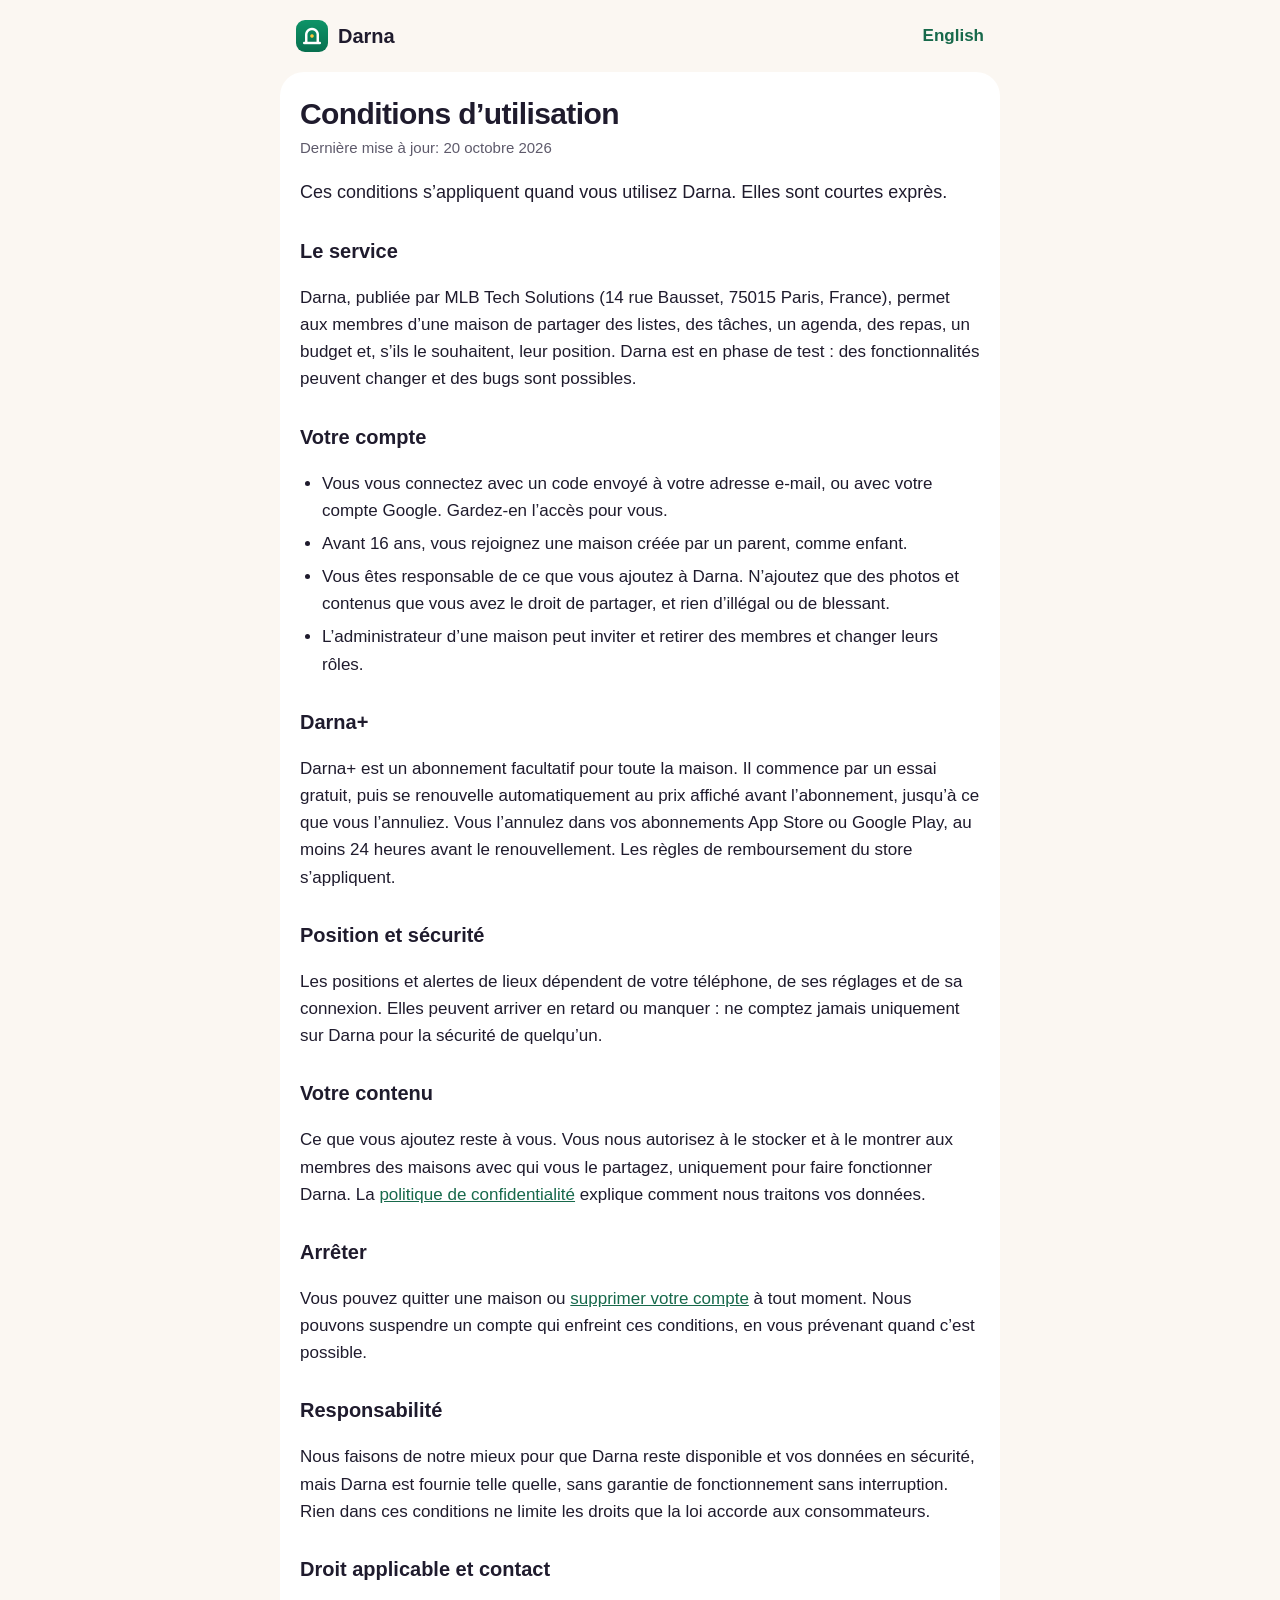
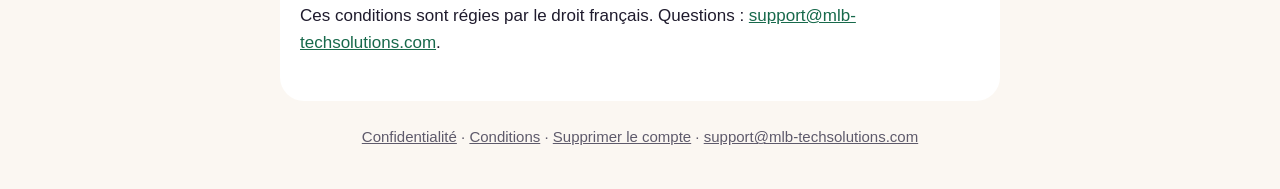
<file: fr/terms.html>
<!doctype html>
<html lang="fr">
<head>
<meta charset="utf-8">
<meta name="viewport" content="width=device-width, initial-scale=1">
<title>Conditions d’utilisation · Darna</title>
<link rel="stylesheet" href="/style.css">
</head>
<body>
<header><a class="brand" href="/"><img src="/logo.png" alt="" width="32" height="32">Darna</a><a class="lang" href="/terms" hreflang="en">English</a></header>
<main>
<h1>Conditions d’utilisation</h1>
<p class="updated">Dernière mise à jour: 20 octobre 2026</p>
<p class="lead">Ces conditions s’appliquent quand vous utilisez Darna. Elles sont courtes exprès.</p>
<h2>Le service</h2>
<p>Darna, publiée par MLB Tech Solutions (14 rue Bausset, 75015 Paris, France), permet aux membres d’une maison de partager des listes, des tâches, un agenda, des repas, un budget et, s’ils le souhaitent, leur position. Darna est en phase de test : des fonctionnalités peuvent changer et des bugs sont possibles.</p>

<h2>Votre compte</h2>
<ul>
<li>Vous vous connectez avec un code envoyé à votre adresse e-mail, ou avec votre compte Google. Gardez-en l’accès pour vous.</li>
<li>Avant 16 ans, vous rejoignez une maison créée par un parent, comme enfant.</li>
<li>Vous êtes responsable de ce que vous ajoutez à Darna. N’ajoutez que des photos et contenus que vous avez le droit de partager, et rien d’illégal ou de blessant.</li>
<li>L’administrateur d’une maison peut inviter et retirer des membres et changer leurs rôles.</li>
</ul>

<h2>Darna+</h2>
<p>Darna+ est un abonnement facultatif pour toute la maison. Il commence par un essai gratuit, puis se renouvelle automatiquement au prix affiché avant l’abonnement, jusqu’à ce que vous l’annuliez. Vous l’annulez dans vos abonnements App Store ou Google Play, au moins 24 heures avant le renouvellement. Les règles de remboursement du store s’appliquent.</p>

<h2>Position et sécurité</h2>
<p>Les positions et alertes de lieux dépendent de votre téléphone, de ses réglages et de sa connexion. Elles peuvent arriver en retard ou manquer : ne comptez jamais uniquement sur Darna pour la sécurité de quelqu’un.</p>

<h2>Votre contenu</h2>
<p>Ce que vous ajoutez reste à vous. Vous nous autorisez à le stocker et à le montrer aux membres des maisons avec qui vous le partagez, uniquement pour faire fonctionner Darna. La <a href="/fr/privacy">politique de confidentialité</a> explique comment nous traitons vos données.</p>

<h2>Arrêter</h2>
<p>Vous pouvez quitter une maison ou <a href="/fr/delete-account">supprimer votre compte</a> à tout moment. Nous pouvons suspendre un compte qui enfreint ces conditions, en vous prévenant quand c’est possible.</p>

<h2>Responsabilité</h2>
<p>Nous faisons de notre mieux pour que Darna reste disponible et vos données en sécurité, mais Darna est fournie telle quelle, sans garantie de fonctionnement sans interruption. Rien dans ces conditions ne limite les droits que la loi accorde aux consommateurs.</p>

<h2>Droit applicable et contact</h2>
<p>Ces conditions sont régies par le droit français. Questions : <a href="mailto:support@mlb-techsolutions.com">support@mlb-techsolutions.com</a>.</p>
</main>
<footer><a href="/fr/privacy">Confidentialité</a> · <a href="/fr/terms">Conditions</a> · <a href="/fr/delete-account">Supprimer le compte</a> · <a href="mailto:support@mlb-techsolutions.com">support@mlb-techsolutions.com</a></footer>
</body>
</html>
</file>
<file: style.css>
/* The legal pages (privacy, terms, account deletion). Colors from the app (theme/tokens.ts). */
:root { --bg: #FBF7F2; --surface: #FFFFFF; --text: #1F1B2D; --text-2: #5E5A6B; --primary: #17694B; --border: #ECE6DE; }
@media (prefers-color-scheme: dark) {
  :root { --bg: #121218; --surface: #1C1C24; --text: #F4F1FA; --text-2: #A9A6B8; --primary: #8EDDB9; --border: #32323D; }
}
* { box-sizing: border-box; }
body { margin: 0; background: var(--bg); color: var(--text); font: 17px/1.6 -apple-system, BlinkMacSystemFont, "Segoe UI", Roboto, sans-serif; }
header, main, footer { max-width: 720px; margin: 0 auto; padding: 0 16px; }
header { display: flex; align-items: center; justify-content: space-between; padding-top: 20px; padding-bottom: 8px; }
.brand { display: inline-flex; align-items: center; gap: 10px; font-weight: 800; font-size: 20px; color: var(--text); text-decoration: none; }
.brand img { border-radius: 9px; }
.lang { color: var(--primary); font-weight: 700; text-decoration: none; }
main { background: var(--surface); border-radius: 24px; padding: 24px 20px 28px; margin-top: 12px; margin-bottom: 24px; }
h1 { font-size: 30px; line-height: 1.2; margin: 0 0 4px; letter-spacing: -0.02em; }
h2 { font-size: 20px; margin: 28px 0 8px; }
.updated { color: var(--text-2); font-size: 15px; margin: 0 0 16px; }
.lead { font-size: 18px; }
p, li { color: var(--text); }
ul, ol { padding-inline-start: 22px; }
li { margin: 6px 0; }
a { color: var(--primary); }
footer { color: var(--text-2); font-size: 15px; padding-bottom: 40px; text-align: center; }
footer a { color: var(--text-2); }
</file>
